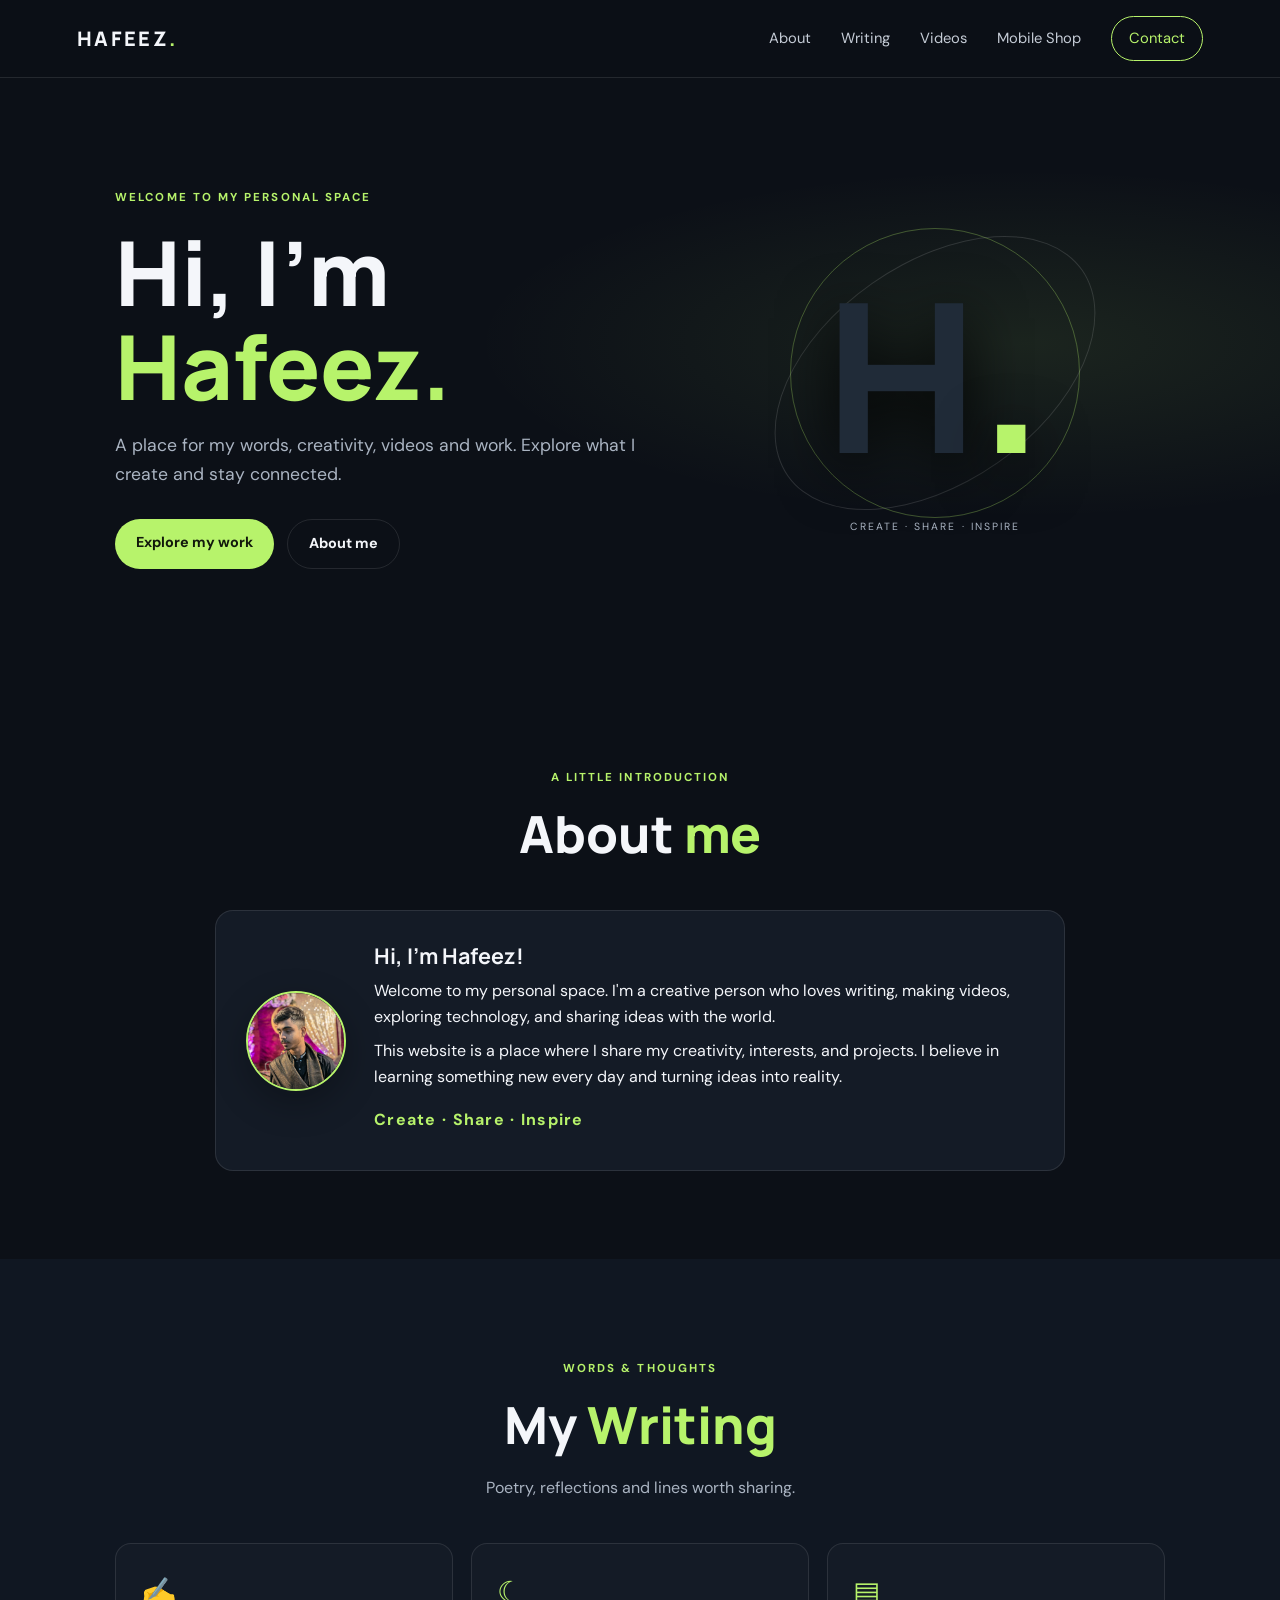
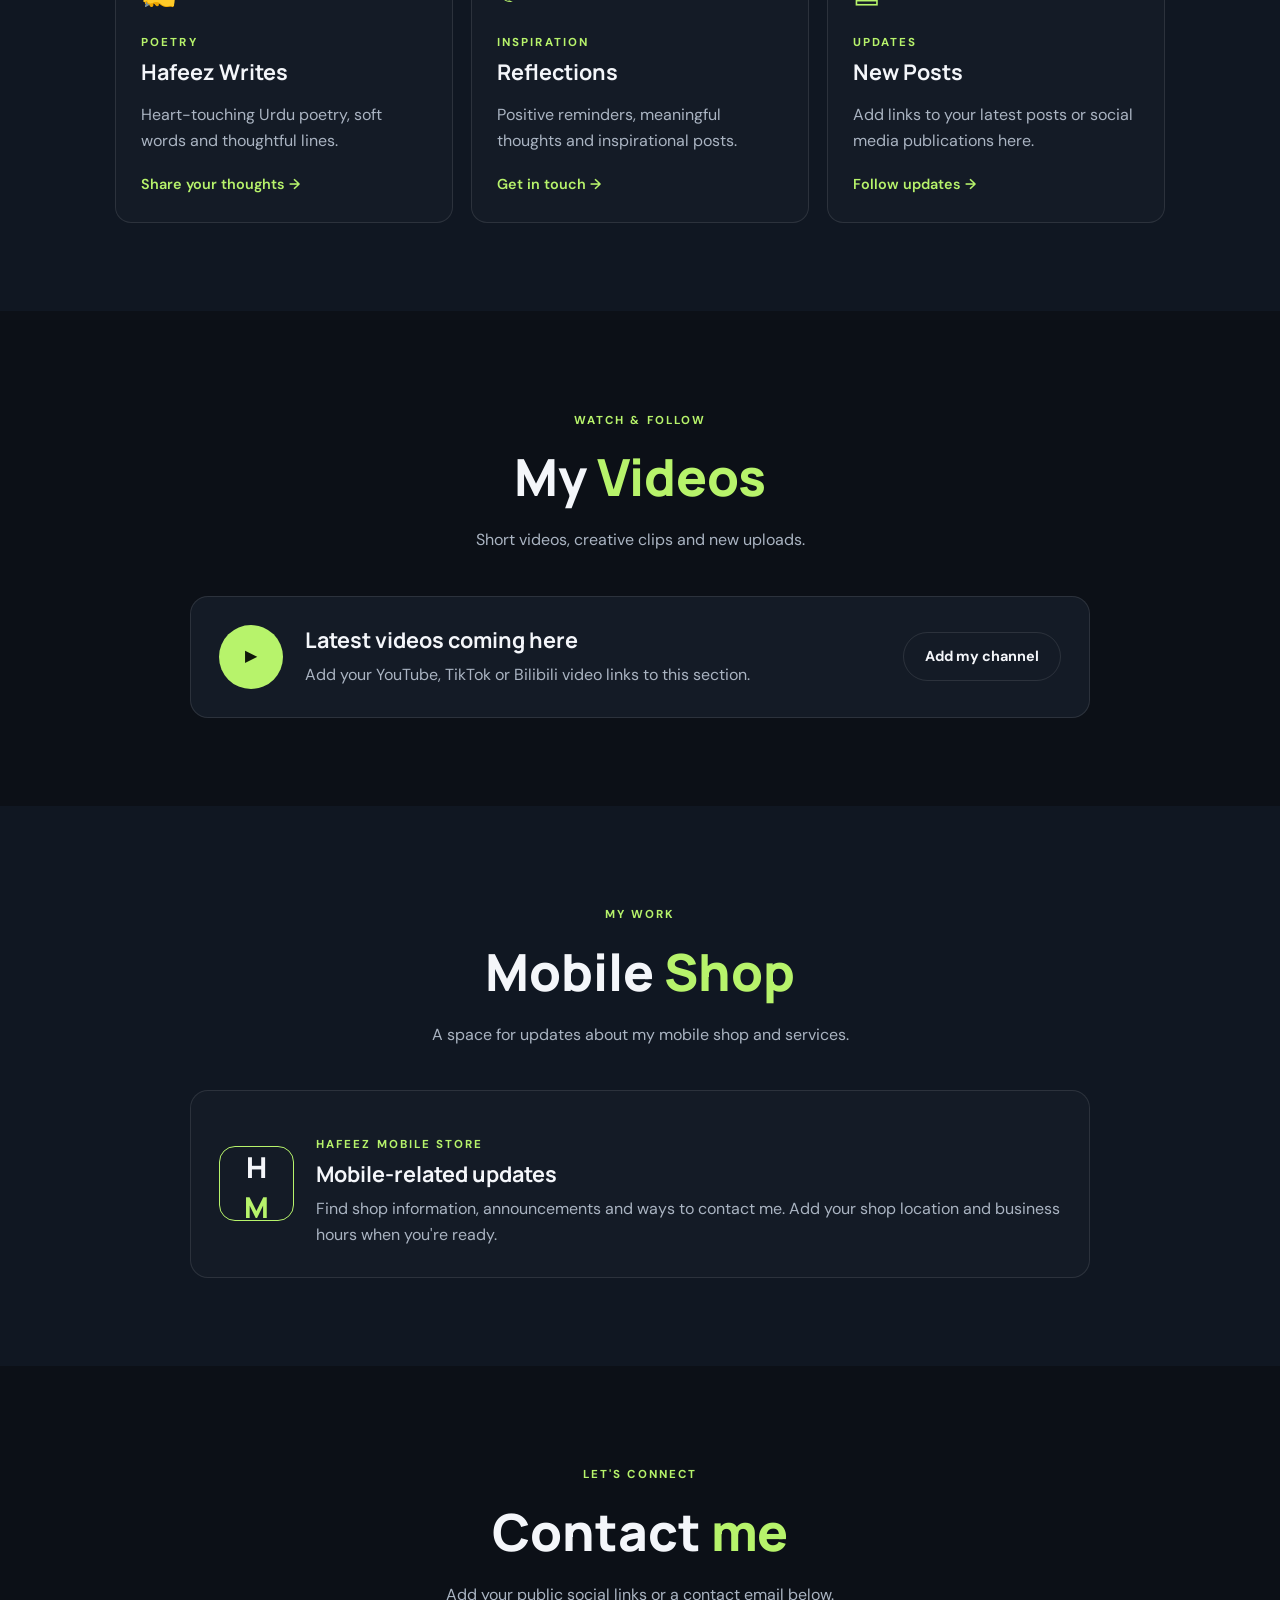
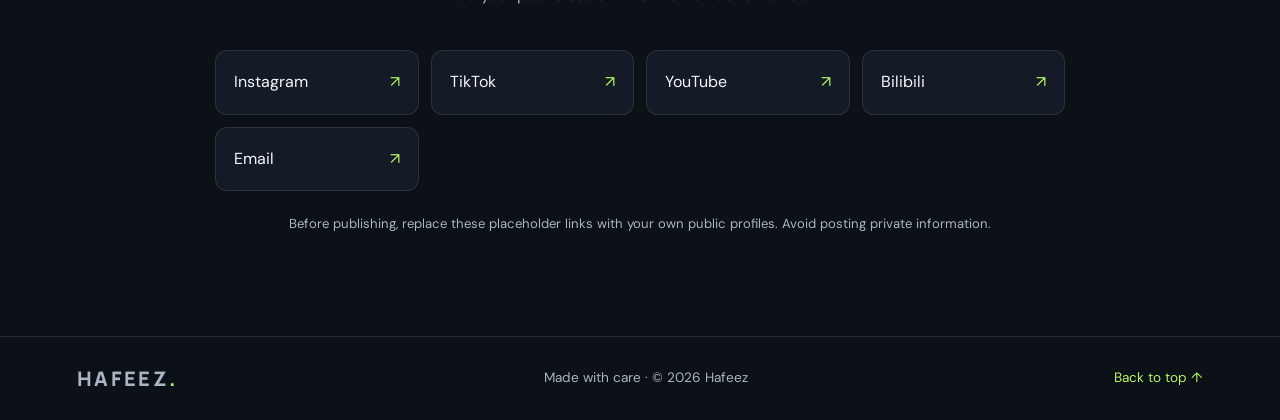
<file: index.html>
<!doctype html>
<html lang="en">
<head>
  <meta charset="utf-8">
  <meta name="viewport" content="width=device-width, initial-scale=1">
  <meta name="description" content="Visit Hafeez's official personal website for Urdu poetry, Hafeez Writes, creative videos, social media links, and Hafeez Mobile Store updates.">
  <meta name="google-site-verification" content="cAQ6KK-NRWSt5yRVDrVCW5qdMQKnG9h2gl9k9_QyTpk" />
  <meta name="author" content="Hafeez">
  <meta name="robots" content="index, follow">
  <meta name="theme-color" content="#10130f">
  <link rel="canonical" href="https://memonhafeez313-blip.github.io/hafeez-website/">
  <meta property="og:type" content="website">
  <meta property="og:title" content="Hafeez | Official Personal Website">
  <meta property="og:description" content="Explore Hafeez Writes, Urdu poetry, creative videos, social links, and Hafeez Mobile Store updates.">
  <meta property="og:url" content="https://memonhafeez313-blip.github.io/hafeez-website/">
  <meta property="og:image" content="https://memonhafeez313-blip.github.io/hafeez-website/hafeez-profile.jpeg">
  <meta name="twitter:card" content="summary">
  <title>Hafeez | Official Personal Website – Urdu Poetry &amp; Videos</title>
  <link rel="stylesheet" href="style.css">
  <script type="application/ld+json">
  {
    "@context": "https://schema.org",
    "@graph": [
      {
        "@type": "WebSite",
        "name": "Hafeez Official Website",
        "url": "https://memonhafeez313-blip.github.io/hafeez-website/",
        "description": "Hafeez's personal website featuring Urdu poetry, creative videos, social links and Hafeez Mobile Store updates."
      },
      {
        "@type": "Person",
        "name": "Hafeez",
        "url": "https://memonhafeez313-blip.github.io/hafeez-website/",
        "sameAs": [
          "https://www.instagram.com/hafeez_here_19/",
          "https://www.tiktok.com/@midnightlines04",
          "https://www.youtube.com/@cartoonmastiUrdu-t4m",
          "https://b23.tv/OhZGa6I"
        ]
      }
    ]
  }
  </script>
  <!-- Google Tag Manager -->
  <script>(function(w,d,s,l,i){w[l]=w[l]||[];w[l].push({'gtm.start':
  new Date().getTime(),event:'gtm.js'});var f=d.getElementsByTagName(s)[0],
  j=d.createElement(s),dl=l!='dataLayer'?'&l='+l:'';j.async=true;j.src=
  'https://www.googletagmanager.com/gtm.js?id='+i+dl;f.parentNode.insertBefore(j,f);
  })(window,document,'script','dataLayer','GTM-KH7P9WWH');</script>
  <!-- End Google Tag Manager -->
</head>
<body>
  <!-- Google Tag Manager (noscript) -->
  <noscript><iframe src="https://www.googletagmanager.com/ns.html?id=GTM-KH7P9WWH"
  height="0" width="0" style="display:none;visibility:hidden"></iframe></noscript>
  <!-- End Google Tag Manager (noscript) -->

  <header class="site-header">
    <a class="brand" href="#home">HAFEEZ<span>.</span></a>
    <button class="menu-toggle" aria-label="Open navigation" aria-expanded="false">☰</button>
    <nav id="nav">
      <a href="#about">About</a><a href="#writing">Writing</a><a href="#videos">Videos</a>
      <a href="#shop">Mobile Shop</a><a href="#contact" class="nav-cta">Contact</a>
    </nav>
  </header>

  <main>
    <section class="hero" id="home">
      <div class="hero-content">
        <p class="eyebrow">WELCOME TO MY PERSONAL SPACE</p>
        <h1>Hi, I'm <span>Hafeez.</span></h1>
        <p class="hero-copy">A place for my words, creativity, videos and work. Explore what I create and stay connected.</p>
        <div class="hero-actions">
          <a class="button primary" href="#writing">Explore my work</a>
          <a class="button secondary" href="#about">About me</a>
        </div>
      </div>
      <div class="hero-art" aria-label="Decorative initials">
        <div class="orbit orbit-one"></div><div class="orbit orbit-two"></div>
        <div class="initials">H<span>.</span></div>
        <div class="art-tag">CREATE · SHARE · INSPIRE</div>
      </div>
    </section>

    <section class="intro section" id="about">
      <div class="section-heading"><p class="eyebrow">A LITTLE INTRODUCTION</p><h2>About <span>me</span></h2></div>
      <div class="intro-card">
        <img class="avatar" src="hafeez-profile.jpeg" alt="Portrait of Hafeez">
        <div>
          <h3>Hi, I'm Hafeez!</h3>
          <p>Welcome to my personal space. I'm a creative person who loves writing, making videos, exploring technology, and sharing ideas with the world.</p>
          <p>This website is a place where I share my creativity, interests, and projects. I believe in learning something new every day and turning ideas into reality.</p>
          <p class="about-signoff">Create · Share · Inspire</p>
        </div>
      </div>
    </section>

    <section class="section alternate" id="writing">
      <div class="section-heading"><p class="eyebrow">WORDS & THOUGHTS</p><h2>My <span>Writing</span></h2><p class="section-copy">Poetry, reflections and lines worth sharing.</p></div>
      <div class="cards">
        <article class="card"><div class="card-icon">✍</div><p class="card-kicker">POETRY</p><h3>Hafeez Writes</h3><p>Heart-touching Urdu poetry, soft words and thoughtful lines.</p><a href="#contact">Share your thoughts →</a></article>
        <article class="card"><div class="card-icon">☾</div><p class="card-kicker">INSPIRATION</p><h3>Reflections</h3><p>Positive reminders, meaningful thoughts and inspirational posts.</p><a href="#contact">Get in touch →</a></article>
        <article class="card"><div class="card-icon">▤</div><p class="card-kicker">UPDATES</p><h3>New Posts</h3><p>Add links to your latest posts or social media publications here.</p><a href="#contact">Follow updates →</a></article>
      </div>
    </section>

    <section class="section" id="videos">
      <div class="section-heading"><p class="eyebrow">WATCH & FOLLOW</p><h2>My <span>Videos</span></h2><p class="section-copy">Short videos, creative clips and new uploads.</p></div>
      <div class="video-panel">
        <div class="play">▶</div>
        <div><h3>Latest videos coming here</h3><p>Add your YouTube, TikTok or Bilibili video links to this section.</p></div>
        <a class="button secondary" href="#contact">Add my channel</a>
      </div>
    </section>

    <section class="section alternate" id="shop">
      <div class="section-heading"><p class="eyebrow">MY WORK</p><h2>Mobile <span>Shop</span></h2><p class="section-copy">A space for updates about my mobile shop and services.</p></div>
      <div class="shop-panel">
        <div class="shop-mark">H<span>M</span></div>
        <div><p class="card-kicker">HAFEEZ MOBILE STORE</p><h3>Mobile-related updates</h3><p>Find shop information, announcements and ways to contact me. Add your shop location and business hours when you're ready.</p></div>
      </div>
    </section>

    <section class="section contact-section" id="contact">
      <div class="section-heading"><p class="eyebrow">LET'S CONNECT</p><h2>Contact <span>me</span></h2><p class="section-copy">Add your public social links or a contact email below.</p></div>
      <div class="contact-links">
        <a href="https://www.instagram.com/hafeez_here_19/" class="contact-link" target="_blank" rel="noopener noreferrer">Instagram <span>↗</span></a>
        <a href="https://www.tiktok.com/@midnightlines04" class="contact-link" target="_blank" rel="noopener noreferrer">TikTok <span>↗</span></a>
        <a href="https://www.youtube.com/@cartoonmastiUrdu-t4m" class="contact-link" target="_blank" rel="noopener noreferrer">YouTube <span>↗</span></a>
        <a href="https://b23.tv/OhZGa6I" class="contact-link" target="_blank" rel="noopener noreferrer">Bilibili <span>↗</span></a>
        <a href="#" class="contact-link" data-placeholder="true">Email <span>↗</span></a>
      </div>
      <p class="muted small">Before publishing, replace these placeholder links with your own public profiles. Avoid posting private information.</p>
    </section>
  </main>

  <footer><a class="brand" href="#home">HAFEEZ<span>.</span></a><p>Made with care · © <span id="year"></span> Hafeez</p><a href="#home" class="back-top">Back to top ↑</a></footer>
  <script src="script.js"></script>
</body>
</html>
</file>
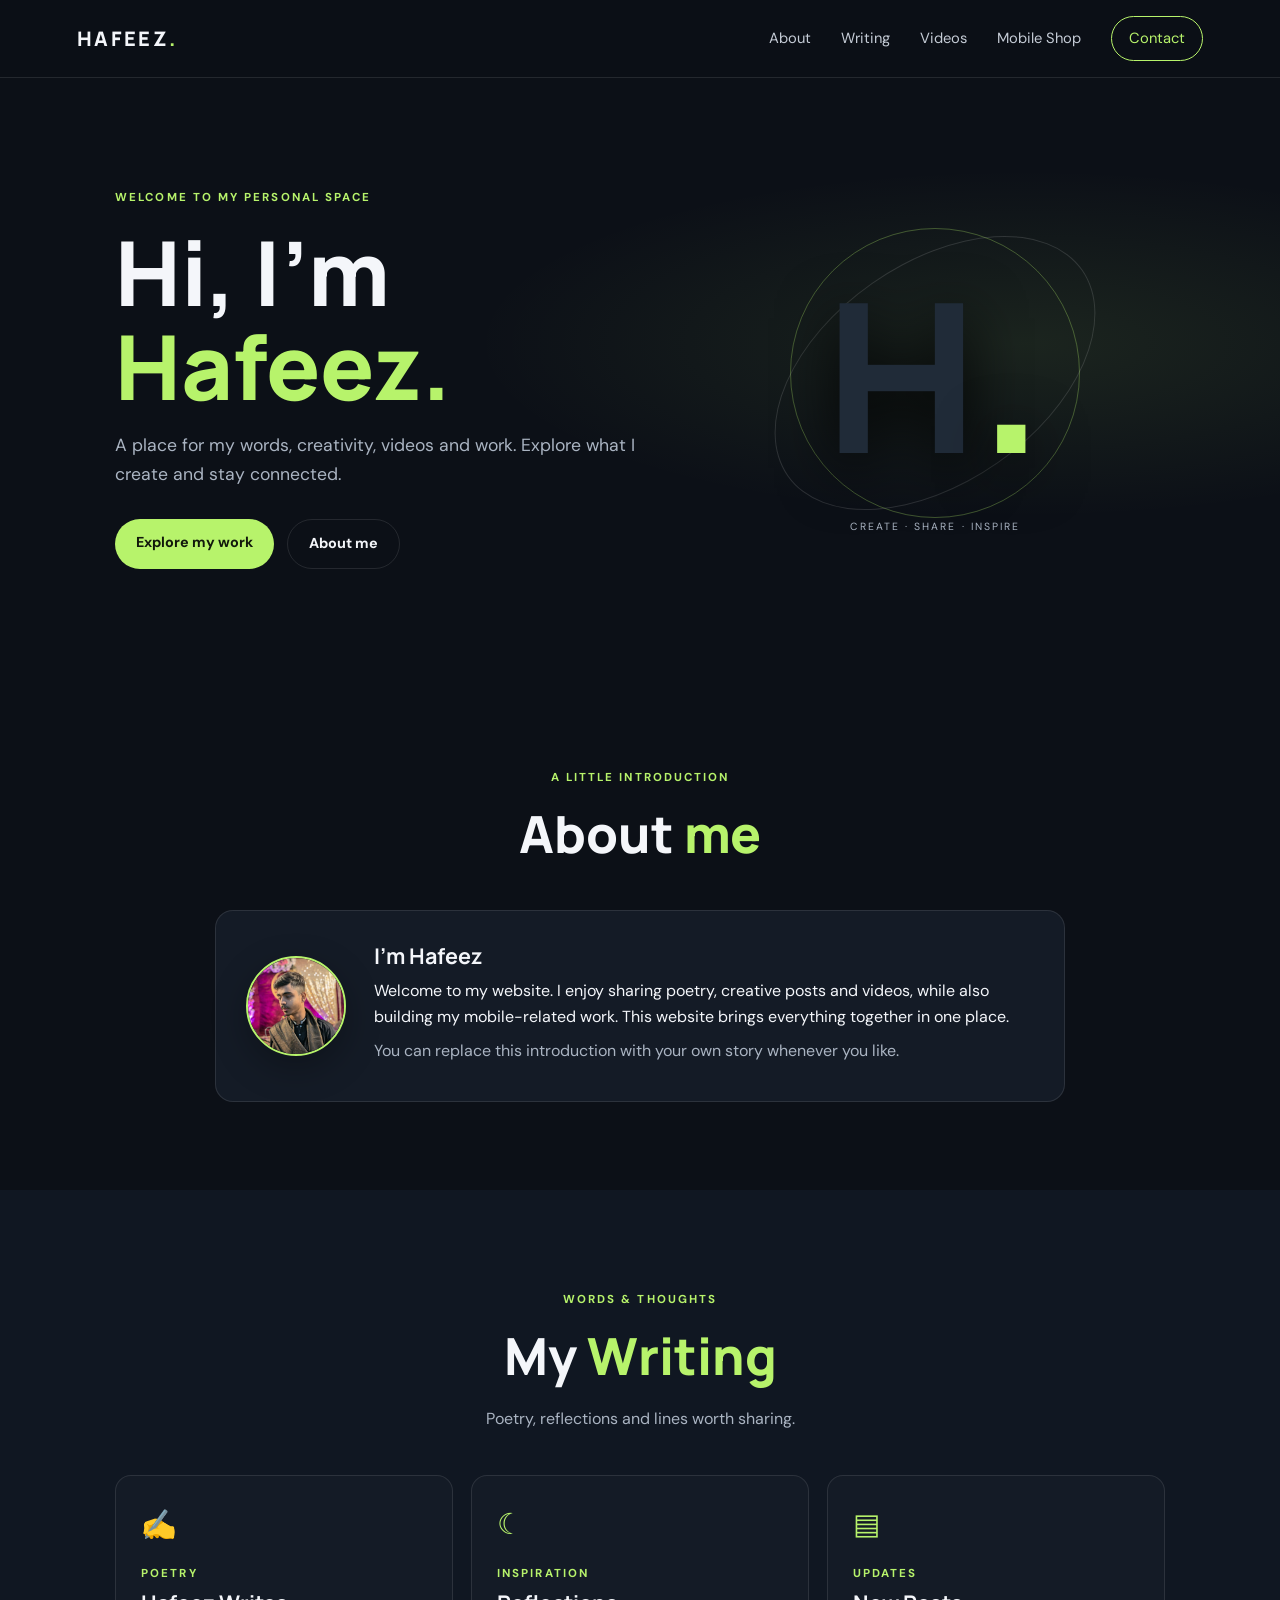
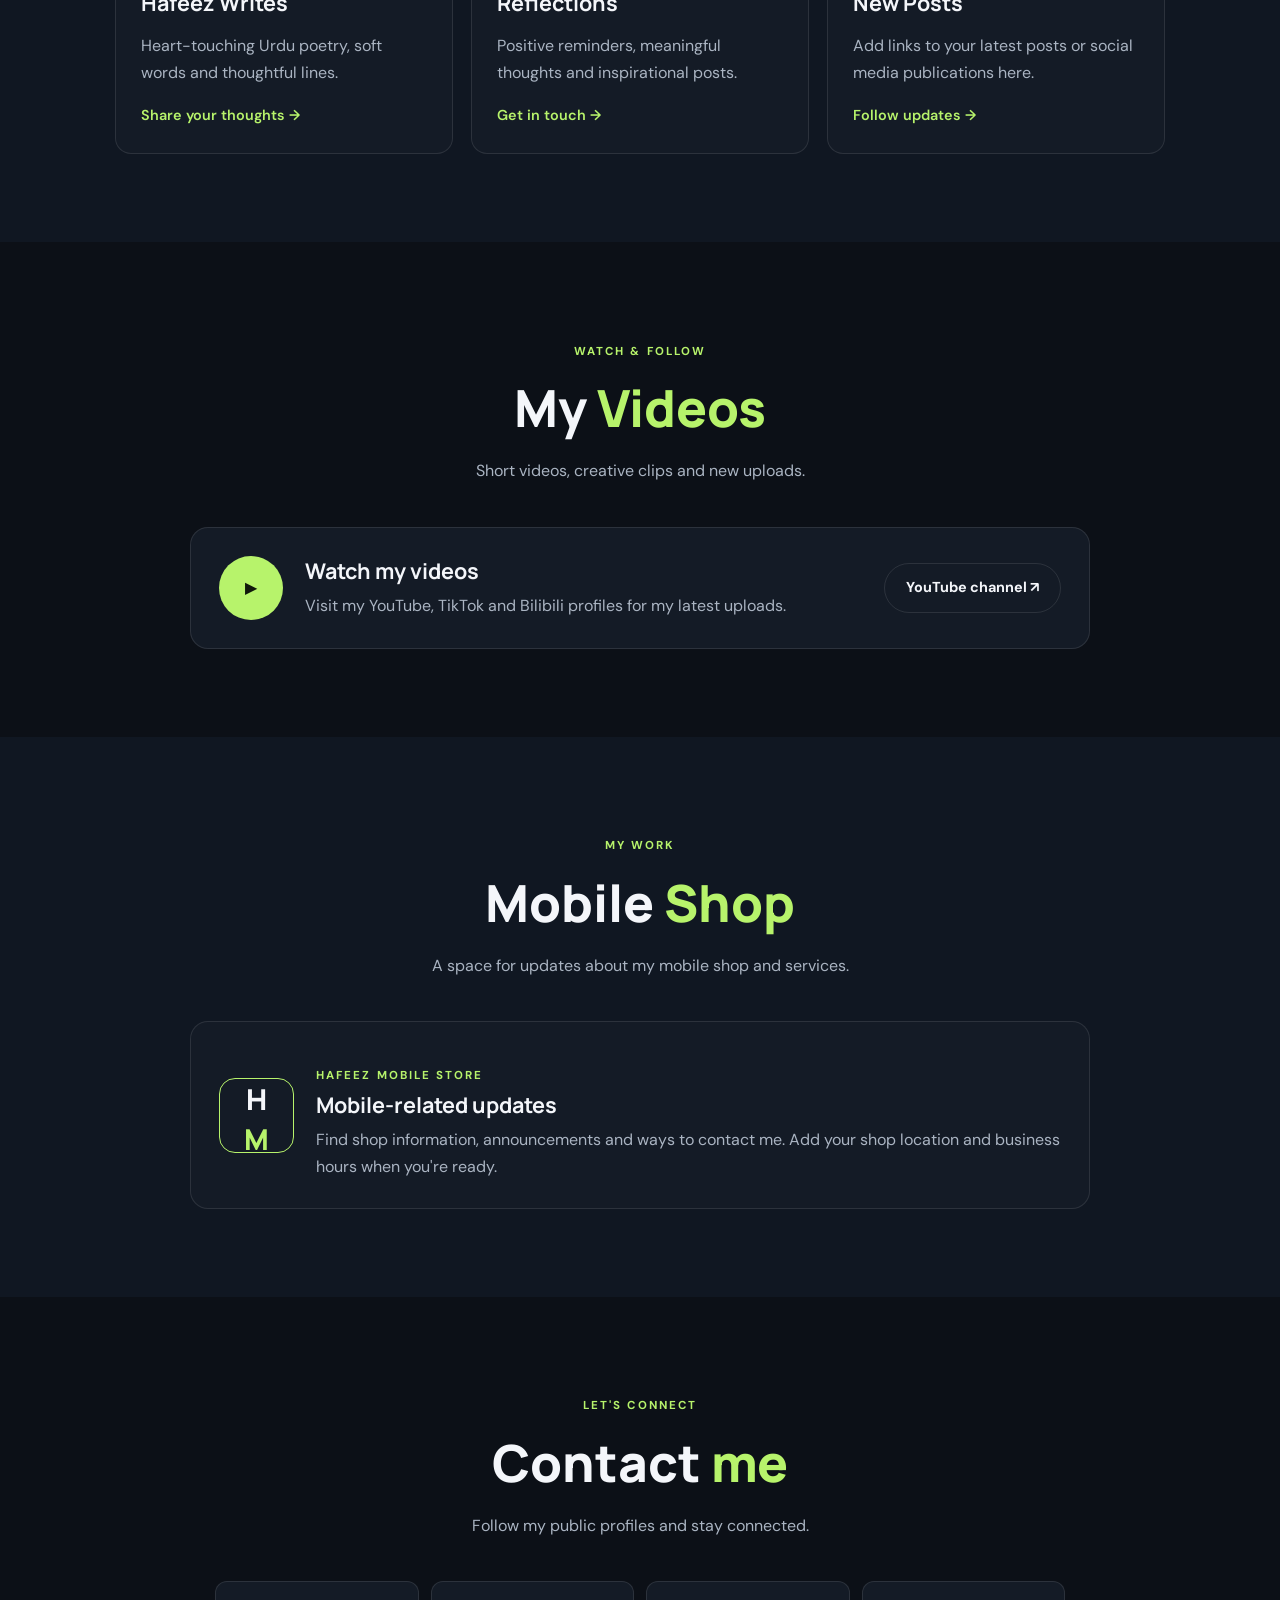
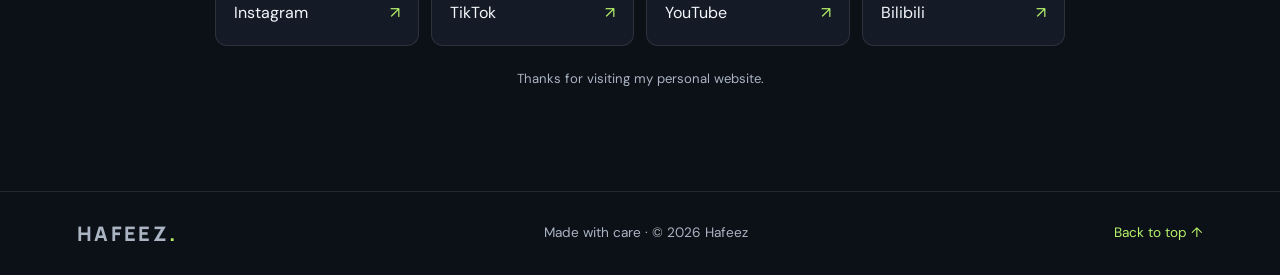
<file: index (2).html>
<!doctype html>
<html lang="en">
<head>
  <meta charset="utf-8">
  <meta name="viewport" content="width=device-width, initial-scale=1">
  <meta name="description" content="The personal website of Hafeez — writing, creative work, videos and mobile shop updates.">
  <title>Hafeez | Personal Website</title>
  <link rel="stylesheet" href="style.css">
</head>
<body>
  <header class="site-header">
    <a class="brand" href="#home">HAFEEZ<span>.</span></a>
    <button class="menu-toggle" aria-label="Open navigation" aria-expanded="false">☰</button>
    <nav id="nav">
      <a href="#about">About</a><a href="#writing">Writing</a><a href="#videos">Videos</a>
      <a href="#shop">Mobile Shop</a><a href="#contact" class="nav-cta">Contact</a>
    </nav>
  </header>

  <main>
    <section class="hero" id="home">
      <div class="hero-content">
        <p class="eyebrow">WELCOME TO MY PERSONAL SPACE</p>
        <h1>Hi, I'm <span>Hafeez.</span></h1>
        <p class="hero-copy">A place for my words, creativity, videos and work. Explore what I create and stay connected.</p>
        <div class="hero-actions">
          <a class="button primary" href="#writing">Explore my work</a>
          <a class="button secondary" href="#about">About me</a>
        </div>
      </div>
      <div class="hero-art" aria-label="Decorative initials">
        <div class="orbit orbit-one"></div><div class="orbit orbit-two"></div>
        <div class="initials">H<span>.</span></div>
        <div class="art-tag">CREATE · SHARE · INSPIRE</div>
      </div>
    </section>

    <section class="intro section" id="about">
      <div class="section-heading"><p class="eyebrow">A LITTLE INTRODUCTION</p><h2>About <span>me</span></h2></div>
      <div class="intro-card">
        <img class="avatar" src="hafeez-profile.jpeg" alt="Hafeez profile photo">
        <div><h3>I'm Hafeez</h3>
          <p>Welcome to my website. I enjoy sharing poetry, creative posts and videos, while also building my mobile-related work. This website brings everything together in one place.</p>
          <p class="muted">You can replace this introduction with your own story whenever you like.</p>
        </div>
      </div>
    </section>

    <section class="section alternate" id="writing">
      <div class="section-heading"><p class="eyebrow">WORDS & THOUGHTS</p><h2>My <span>Writing</span></h2><p class="section-copy">Poetry, reflections and lines worth sharing.</p></div>
      <div class="cards">
        <article class="card"><div class="card-icon">✍</div><p class="card-kicker">POETRY</p><h3>Hafeez Writes</h3><p>Heart-touching Urdu poetry, soft words and thoughtful lines.</p><a href="#contact">Share your thoughts →</a></article>
        <article class="card"><div class="card-icon">☾</div><p class="card-kicker">INSPIRATION</p><h3>Reflections</h3><p>Positive reminders, meaningful thoughts and inspirational posts.</p><a href="#contact">Get in touch →</a></article>
        <article class="card"><div class="card-icon">▤</div><p class="card-kicker">UPDATES</p><h3>New Posts</h3><p>Add links to your latest posts or social media publications here.</p><a href="#contact">Follow updates →</a></article>
      </div>
    </section>

    <section class="section" id="videos">
      <div class="section-heading"><p class="eyebrow">WATCH & FOLLOW</p><h2>My <span>Videos</span></h2><p class="section-copy">Short videos, creative clips and new uploads.</p></div>
      <div class="video-panel">
        <div class="play">▶</div>
        <div><h3>Watch my videos</h3><p>Visit my YouTube, TikTok and Bilibili profiles for my latest uploads.</p></div>
        <a class="button secondary" href="https://www.youtube.com/@cartoonmastiUrdu-t4m" target="_blank" rel="noopener">YouTube channel ↗</a>
      </div>
    </section>

    <section class="section alternate" id="shop">
      <div class="section-heading"><p class="eyebrow">MY WORK</p><h2>Mobile <span>Shop</span></h2><p class="section-copy">A space for updates about my mobile shop and services.</p></div>
      <div class="shop-panel">
        <div class="shop-mark">H<span>M</span></div>
        <div><p class="card-kicker">HAFEEZ MOBILE STORE</p><h3>Mobile-related updates</h3><p>Find shop information, announcements and ways to contact me. Add your shop location and business hours when you're ready.</p></div>
      </div>
    </section>

    <section class="section contact-section" id="contact">
      <div class="section-heading"><p class="eyebrow">LET'S CONNECT</p><h2>Contact <span>me</span></h2><p class="section-copy">Follow my public profiles and stay connected.</p></div>
      <div class="contact-links">
        <a href="https://www.instagram.com/hafeez_here_19/" class="contact-link" target="_blank" rel="noopener">Instagram <span>↗</span></a>
        <a href="https://www.tiktok.com/@midnightlines04" class="contact-link" target="_blank" rel="noopener">TikTok <span>↗</span></a>
        <a href="https://www.youtube.com/@cartoonmastiUrdu-t4m" class="contact-link" target="_blank" rel="noopener">YouTube <span>↗</span></a>
        <a href="https://b23.tv/OhZGa6I" class="contact-link" target="_blank" rel="noopener">Bilibili <span>↗</span></a>
      </div>
      <p class="muted small">Thanks for visiting my personal website.</p>
    </section>
  </main>

  <footer><a class="brand" href="#home">HAFEEZ<span>.</span></a><p>Made with care · © <span id="year"></span> Hafeez</p><a href="#home" class="back-top">Back to top ↑</a></footer>
  <script src="script.js"></script>
</body>
</html>
</file>
<file: style.css>
@import url('https://fonts.googleapis.com/css2?family=DM+Sans:wght@400;500;600;700&family=Manrope:wght@400;500;600;700;800&display=swap');
:root{--bg:#0c1017;--panel:#141b26;--panel2:#101722;--text:#f4f6fa;--muted:#aab4c2;--accent:#b7f36b;--line:rgba(255,255,255,.1)}
*{box-sizing:border-box}html{scroll-behavior:smooth}body{margin:0;background:var(--bg);color:var(--text);font-family:"DM Sans",sans-serif;line-height:1.65}a{color:inherit;text-decoration:none}.site-header{height:78px;display:flex;align-items:center;justify-content:space-between;padding:0 max(6vw,24px);border-bottom:1px solid var(--line);position:sticky;top:0;background:rgba(12,16,23,.92);backdrop-filter:blur(14px);z-index:5}.brand{font:800 1.25rem Manrope,sans-serif;letter-spacing:.12em}.brand span,.hero h1 span,.section-heading h2 span,.shop-mark span,.initials span{color:var(--accent)}nav{display:flex;align-items:center;gap:30px;color:#c5ccd6;font-size:.92rem}nav a:hover,.back-top:hover{color:var(--accent)}.nav-cta{border:1px solid var(--accent);padding:9px 17px;border-radius:30px;color:var(--accent)}.menu-toggle{display:none;background:none;border:0;color:white;font-size:1.5rem}.hero{min-height:590px;padding:90px max(9vw,28px);display:grid;grid-template-columns:1.1fr .9fr;align-items:center;gap:30px;background:radial-gradient(ellipse at 80% 45%,rgba(183,243,107,.09),transparent 38%)}.eyebrow,.card-kicker{font-size:.72rem;letter-spacing:.18em;color:var(--accent);font-weight:700}.hero h1{font:800 clamp(3.2rem,7vw,6rem)/1.05 Manrope,sans-serif;margin:18px 0}.hero-copy{max-width:520px;color:var(--muted);font-size:1.1rem}.hero-actions{display:flex;gap:13px;margin-top:30px;flex-wrap:wrap}.button{display:inline-block;padding:12px 21px;border-radius:30px;font-weight:700;font-size:.9rem}.primary{background:var(--accent);color:#11180b}.secondary{border:1px solid var(--line);color:var(--text)}.hero-art{height:340px;position:relative;display:grid;place-items:center}.initials{font:800 13rem Manrope,sans-serif;color:#202b38;text-shadow:0 15px 60px #000;z-index:1}.orbit{position:absolute;border:1px solid rgba(183,243,107,.3);border-radius:50%;width:290px;height:290px}.orbit-two{width:360px;height:220px;transform:rotate(-35deg);border-color:rgba(255,255,255,.13)}.art-tag{position:absolute;bottom:8px;letter-spacing:.2em;font-size:.65rem;color:var(--muted)}.section{padding:88px max(9vw,28px)}.alternate{background:var(--panel2)}.section-heading{text-align:center;margin:0 auto 42px}.section-heading h2{font:800 clamp(2rem,4vw,3.2rem) Manrope,sans-serif;margin:5px 0}.section-copy,.muted{color:var(--muted)}.intro-card{max-width:850px;margin:auto;padding:30px;display:flex;align-items:center;gap:28px;background:var(--panel);border:1px solid var(--line);border-radius:18px}.avatar{width:100px;height:100px;flex:0 0 100px;border-radius:50%;display:grid;place-items:center;background:linear-gradient(135deg,#b7f36b,#526f36);color:#10170a;font:800 3rem Manrope}.intro-card h3,.card h3,.video-panel h3,.shop-panel h3{font:700 1.35rem Manrope;margin:0 0 8px}.intro-card p{margin:7px 0}.muted{color:var(--muted)}.cards{display:grid;grid-template-columns:repeat(3,1fr);gap:18px;max-width:1050px;margin:auto}.card{background:var(--panel);border:1px solid var(--line);border-radius:16px;padding:25px}.card-icon{font-size:1.8rem;color:var(--accent)}.card-kicker{margin:16px 0 5px}.card p:not(.card-kicker){color:var(--muted)}.card a{color:var(--accent);font-size:.9rem;font-weight:600}.video-panel,.shop-panel{max-width:900px;margin:auto;background:var(--panel);border:1px solid var(--line);border-radius:18px;padding:28px;display:flex;align-items:center;gap:22px}.video-panel>div:nth-child(2),.shop-panel>div:nth-child(2){flex:1}.video-panel p,.shop-panel p:not(.card-kicker){color:var(--muted);margin:0}.play{width:64px;height:64px;flex:0 0 64px;border-radius:50%;display:grid;place-items:center;background:var(--accent);color:#10170a}.shop-mark{width:75px;height:75px;flex:0 0 75px;border:1px solid var(--accent);border-radius:16px;display:grid;place-items:center;font:800 1.8rem Manrope;color:var(--text)}.contact-links{max-width:850px;margin:auto;display:grid;grid-template-columns:repeat(4,1fr);gap:12px}.contact-link{padding:18px;background:var(--panel);border:1px solid var(--line);border-radius:12px;display:flex;justify-content:space-between}.contact-link span{color:var(--accent)}.small{text-align:center;font-size:.82rem;margin-top:22px}footer{border-top:1px solid var(--line);padding:28px max(6vw,24px);display:flex;align-items:center;justify-content:space-between;gap:15px;color:var(--muted);font-size:.85rem}footer p{margin:0}.back-top{color:var(--accent)}@media(max-width:760px){.site-header{height:68px}.menu-toggle{display:block}nav{display:none;position:absolute;top:68px;left:0;right:0;padding:20px 26px;background:#101722;flex-direction:column;align-items:stretch;gap:18px;border-bottom:1px solid var(--line)}nav.open{display:flex}.hero{grid-template-columns:1fr;padding-top:70px;padding-bottom:55px;min-height:auto}.hero-art{height:230px}.initials{font-size:9rem}.orbit{width:220px;height:220px}.orbit-two{width:280px;height:170px}.section{padding:65px 24px}.cards{grid-template-columns:1fr}.intro-card{align-items:flex-start;flex-direction:column}.video-panel,.shop-panel{align-items:flex-start;flex-wrap:wrap}.contact-links{grid-template-columns:repeat(2,1fr)}footer{flex-wrap:wrap}}
/* About section profile photo */
.avatar{object-fit:cover;border:2px solid var(--accent);box-shadow:0 12px 35px rgba(0,0,0,.28)}
.about-signoff{color:var(--accent);font-weight:700;letter-spacing:.08em;margin-top:16px!important}
@media(max-width:760px){.avatar{width:112px;height:112px;flex-basis:112px}}
</file>
